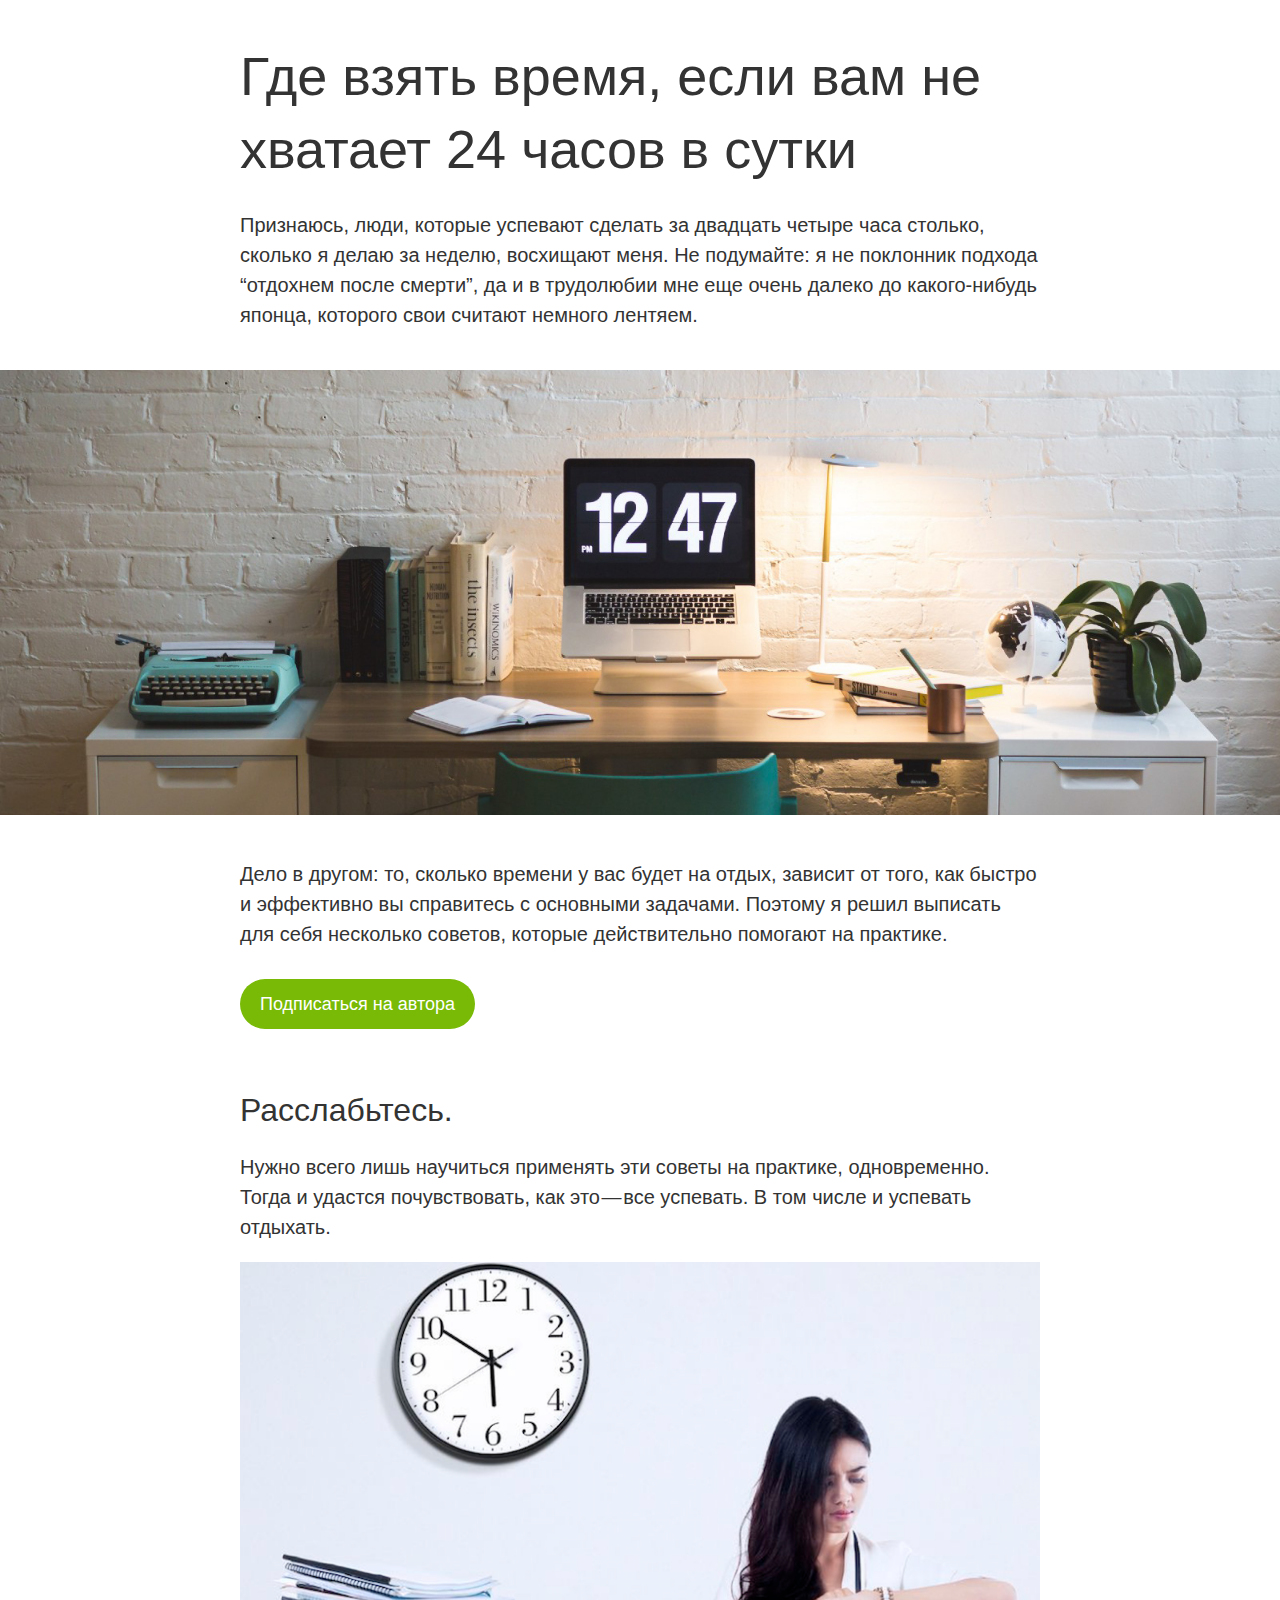
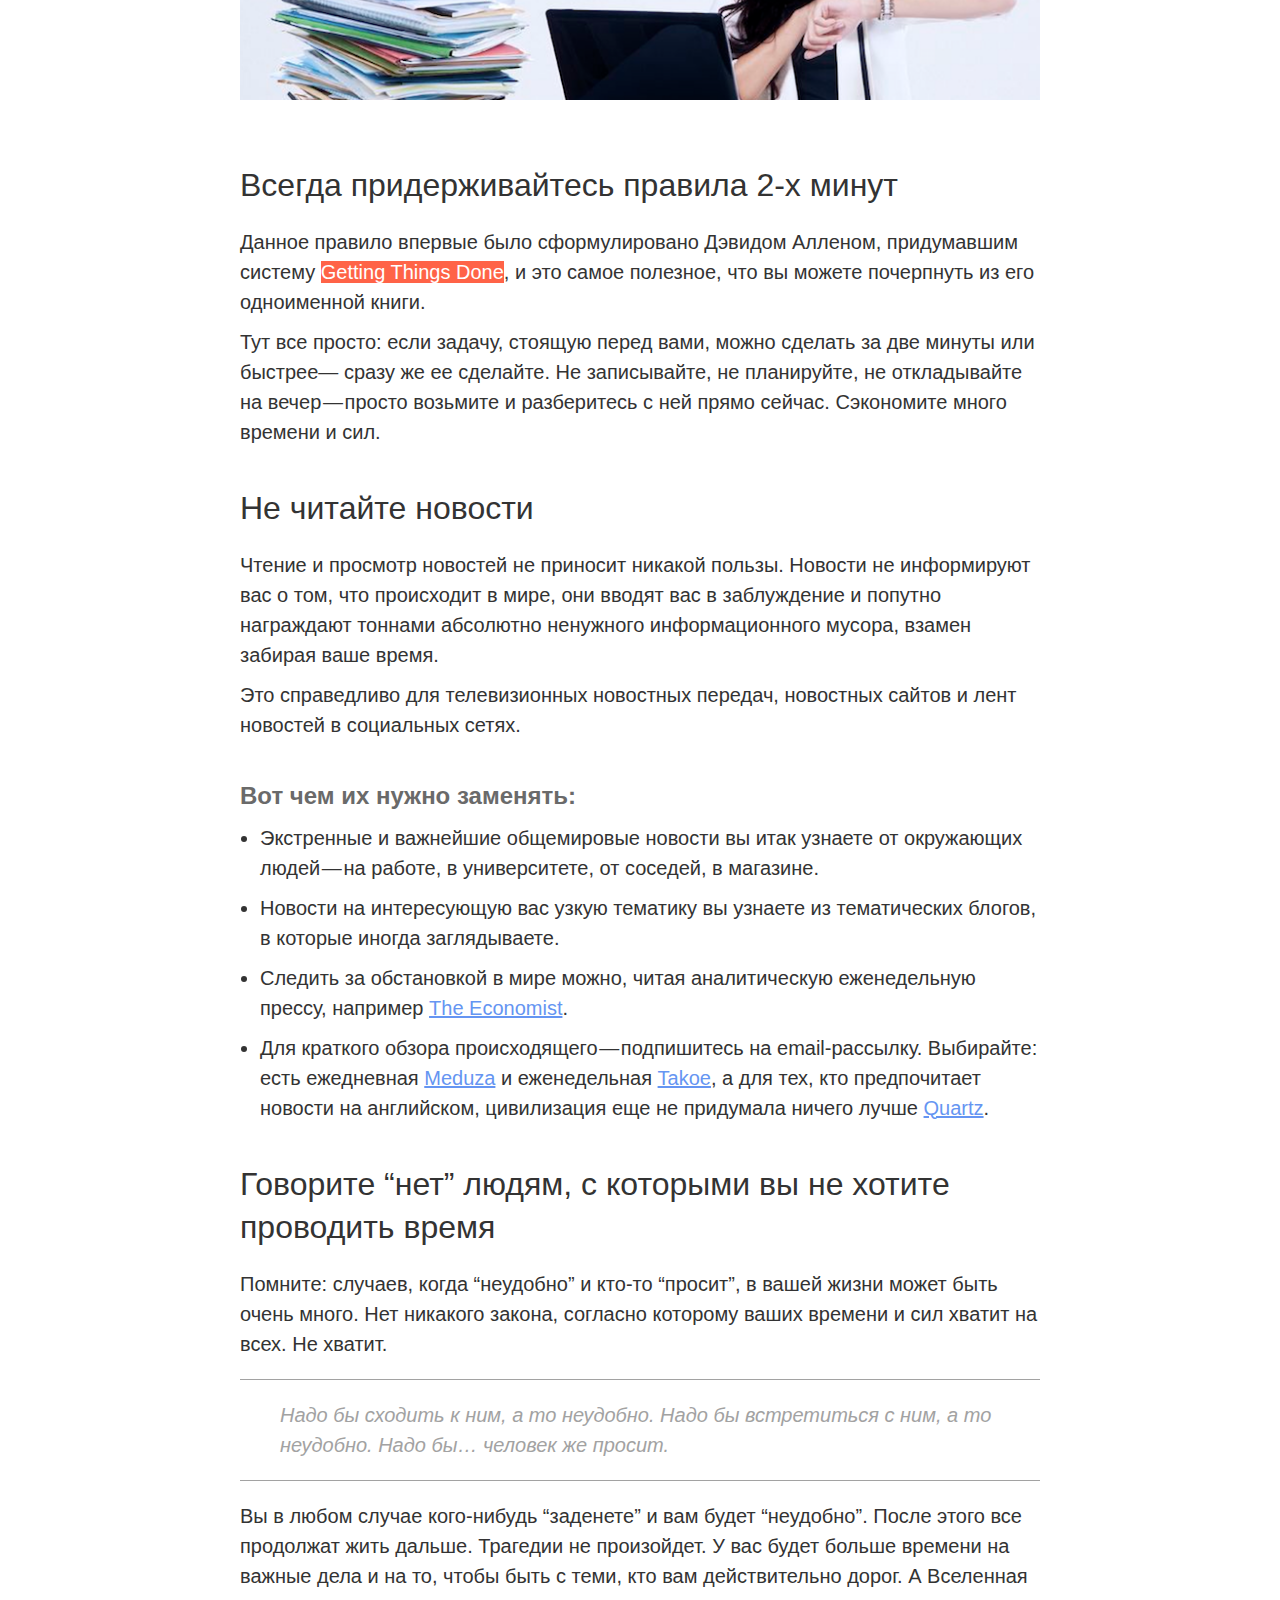
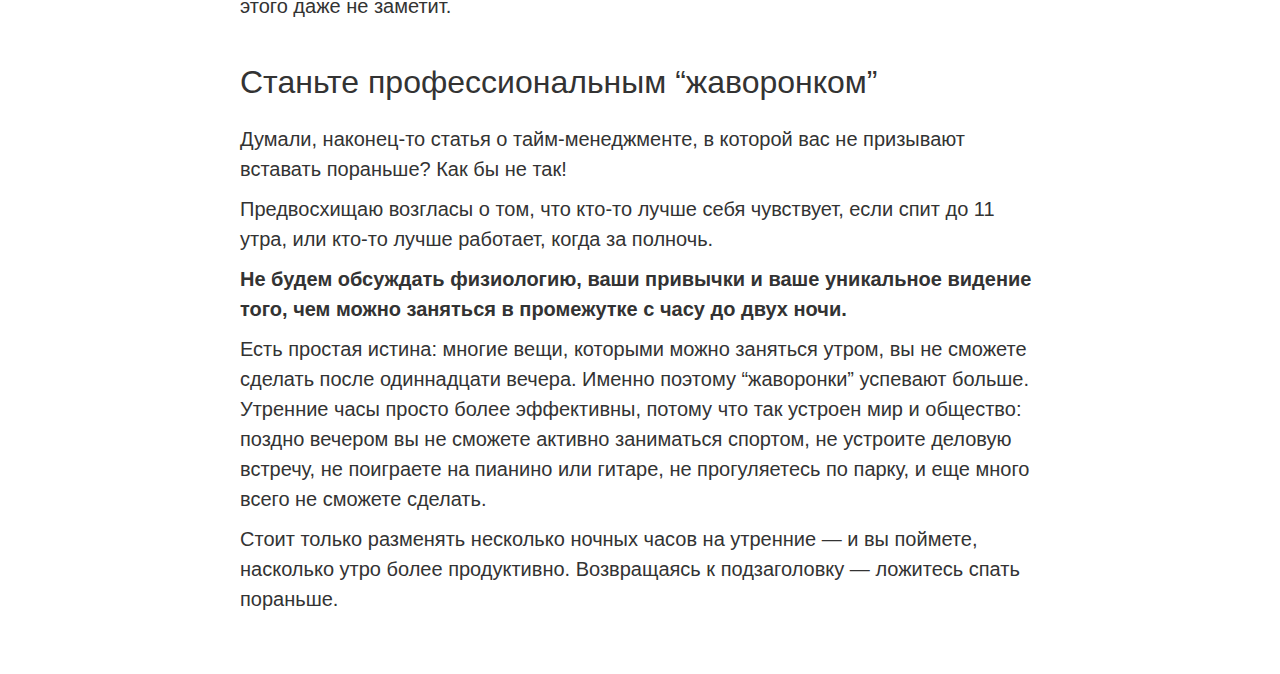
<file: ex2/index.html>
<!DOCTYPE html>
<html>

<head>
    <meta charset="utf-8">
    <title>Где взять время, если вам не хватает 24 часов в сутки</title>
    <link href="css/style.css" rel="stylesheet">
</head>

<body class="article_wrapper">
    <div class="text_section">
        <h1 class="main_title">Где взять время, если вам не хватает 24 часов в сутки</h1>
        <p class="text">
            Признаюсь, люди, которые успевают сделать за двадцать четыре часа столько, сколько я делаю за неделю,
            восхищают меня. Не подумайте: я не поклонник подхода “отдохнем после смерти”, да и в трудолюбии мне еще
            очень далеко до какого-нибудь японца, которого свои считают немного лентяем.
        </p>
    </div>
    <img src="images/time.jpg" alt="Работа и время" class="full_screen_photo">
    <div class="text_section">
        <p class="text">
            Дело в другом: то, сколько времени у вас будет на отдых, зависит от того, как быстро и эффективно вы
            справитесь с основными задачами. Поэтому я решил выписать для себя несколько советов, которые действительно
            помогают на практике.
        </p>
        <button class="article_button">
            Подписаться на автора
        </button>
    </div>

    <div class="text_section">
        <h2 class="paragraph_title">Расслабьтесь.</h2>
        <p class="text">
            Нужно всего лишь научиться применять эти советы на практике, одновременно. Тогда и удастся почувствовать,
            как это — все успевать. В том числе и успевать отдыхать.
        </p>
    </div>

    <div class="text_section">
        <img src="images/photo.png" alt="Работа и время" class="article_photo">
        <h2 class="paragraph_title">Всегда придерживайтесь правила 2-х минут</h2>
        <p class="text">
            Данное правило впервые было сформулировано Дэвидом Алленом, придумавшим систему <span
                class="text-background">Getting
                Things
                Done</span>, и это
            самое полезное, что вы можете почерпнуть из его одноименной книги.
        </p>
        <p class="text">
            Тут все просто: если задачу, стоящую перед вами, можно сделать за две минуты или быстрее— сразу же ее
            сделайте. Не записывайте, не планируйте, не откладывайте на вечер — просто возьмите и разберитесь с ней
            прямо сейчас. Сэкономите много времени и сил.
        </p>
    </div>

    <div class="text_section">
        <h2 class="paragraph_title">Не читайте новости</h2>
        <p class="text">
            Чтение и просмотр новостей не приносит никакой пользы. Новости не информируют вас о том, что происходит в
            мире, они вводят вас в заблуждение и попутно награждают тоннами абсолютно ненужного информационного мусора,
            взамен забирая ваше время.
        </p>
        <p class="text">
            Это справедливо для телевизионных новостных передач, новостных сайтов и лент новостей в социальных сетях.
        </p>

        <h3 class="list_title">Вот чем их нужно заменять:</h3>
        <ul class="list">
            <li class="list_item">
                Экстренные и важнейшие общемировые новости вы итак узнаете от окружающих людей — на работе, в
                университете, от соседей, в магазине.
            </li>
            <li class="list_item">
                Новости на интересующую вас узкую тематику вы узнаете из тематических блогов, в которые иногда
                заглядываете.
            </li>
            <li class="list_item">
                Следить за обстановкой в мире можно, читая аналитическую еженедельную прессу, например <a
                    href="https://www.economist.com/" class="link">The Economist</a>.
            </li>
            <li class="list_item">
                Для краткого обзора происходящего — подпишитесь на email-рассылку. Выбирайте: есть ежедневная <a
                    href="https://meduza.io/">Meduza</a> и еженедельная <a href="http://takoe.co/">Takoe</a>, а для тех,
                кто предпочитает новости на английском, цивилизация еще не придумала ничего лучше <a
                    href="https://qz.com/emails/daily-brief/">Quartz</a>.
            </li>
        </ul>
    </div>

    <div class="text_section">
        <h2 class="paragraph_title">Говорите “нет” людям, с которыми вы не хотите проводить время</h2>
        <p class="text">
            Помните: случаев, когда “неудобно” и кто-то “просит”, в вашей жизни может быть очень много. Нет никакого
            закона, согласно которому ваших времени и сил хватит на всех. Не хватит.
        </p>
        <blockquote class="quote">
            Надо бы сходить к ним, а то неудобно. Надо бы встретиться с ним, а то неудобно. Надо бы… человек же просит.
        </blockquote>
        <p class="text">
            Вы в любом случае кого-нибудь “заденете” и вам будет “неудобно”. После этого все продолжат жить дальше.
            Трагедии не произойдет. У вас будет больше времени на важные дела и на то, чтобы быть с теми, кто вам
            действительно дорог. А Вселенная этого даже не заметит.
        </p>
    </div>

    <div class="text_section">
        <h2 class="paragraph_title">Станьте профессиональным “жаворонком” </h2>
        <p class="text">
            Думали, наконец-то статья о тайм-менеджменте, в которой вас не призывают вставать пораньше? Как бы не так!
        </p>
        <p class="text">
            Предвосхищаю возгласы о том, что кто-то лучше себя чувствует, если спит до 11 утра, или кто-то лучше
            работает, когда за полночь.
        </p>
        <p class="text text-bold">
            Не будем обсуждать физиологию, ваши привычки и ваше уникальное видение того, чем можно заняться в промежутке
            с часу до двух ночи.
        </p>
        <p class="text">
            Есть простая истина: многие вещи, которыми можно заняться утром, вы не сможете сделать после одиннадцати
            вечера. Именно поэтому “жаворонки” успевают больше. Утренние часы просто более эффективны, потому что так
            устроен мир и общество: поздно вечером вы не сможете активно заниматься спортом, не устроите деловую
            встречу, не поиграете на пианино или гитаре, не прогуляетесь по парку, и еще много всего не сможете сделать.
        </p>
        <p class="text">
            Стоит только разменять несколько ночных часов на утренние — и вы поймете, насколько утро более продуктивно.
            Возвращаясь к подзаголовку — ложитесь спать пораньше.
        </p>
    </div>
</body>

</html>
</file>
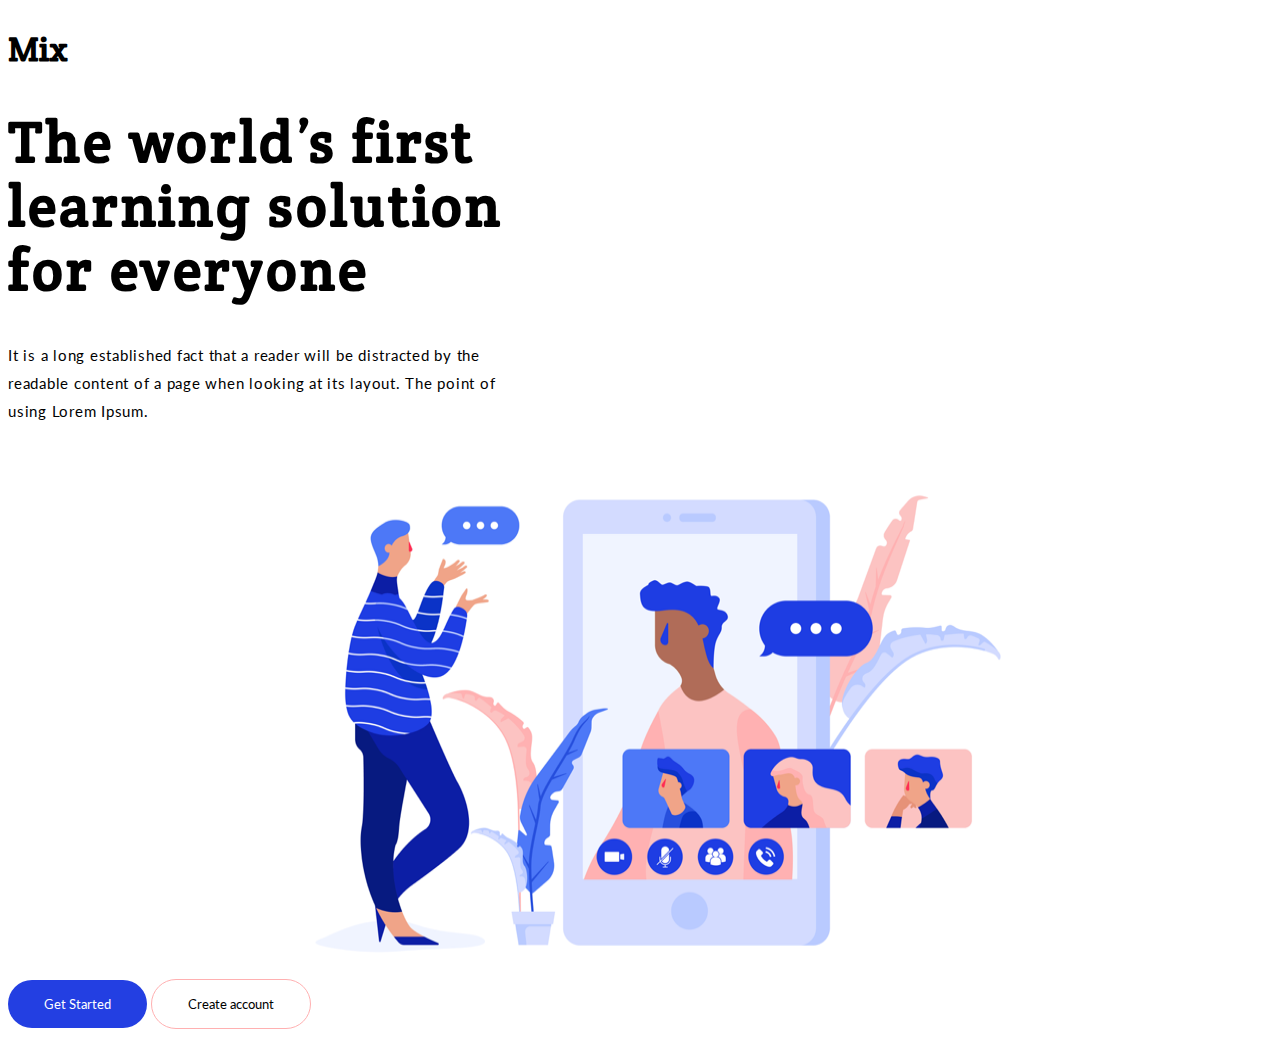
<file: ex3/index.html>
<!DOCTYPE html>
<html>

<head>
    <meta charset='utf-8'>
    <meta http-equiv='X-UA-Compatible' content='IE=edge'>
    <title>Page Title</title>
    <link href="css/style.css" rel="stylesheet">
    <meta name='viewport' content='width=device-width, initial-scale=1'>
    <link rel="preconnect" href="https://fonts.googleapis.com">
    <link rel="preconnect" href="https://fonts.gstatic.com" crossorigin>
    <link href="https://fonts.googleapis.com/css2?family=Crete+Round&display=swap" rel="stylesheet">

    <link rel="preconnect" href="https://fonts.googleapis.com">
    <link rel="preconnect" href="https://fonts.gstatic.com" crossorigin>
    <link href="https://fonts.googleapis.com/css2?family=Crete+Round&family=Lato&display=swap" rel="stylesheet">
</head>

<body>
    <h2 class="title">Mix</h2>
    <h1 class="big-title">The world’s first <br> learning solution <br> for everyone</h1>
    </div>
    <div class="text section text_1">
        <p>It is a long established fact that a reader will be distracted
            by the <br> readable content of a page when looking at its
            layout. The point of <br> using Lorem Ipsum.</p>
    </div>
    <button class="button button-blue text">Get Started</button>
    <button class="button text">Create account</button>
    <img class="img" src="images/clipart 1.png">
</body>

</html>
</file>
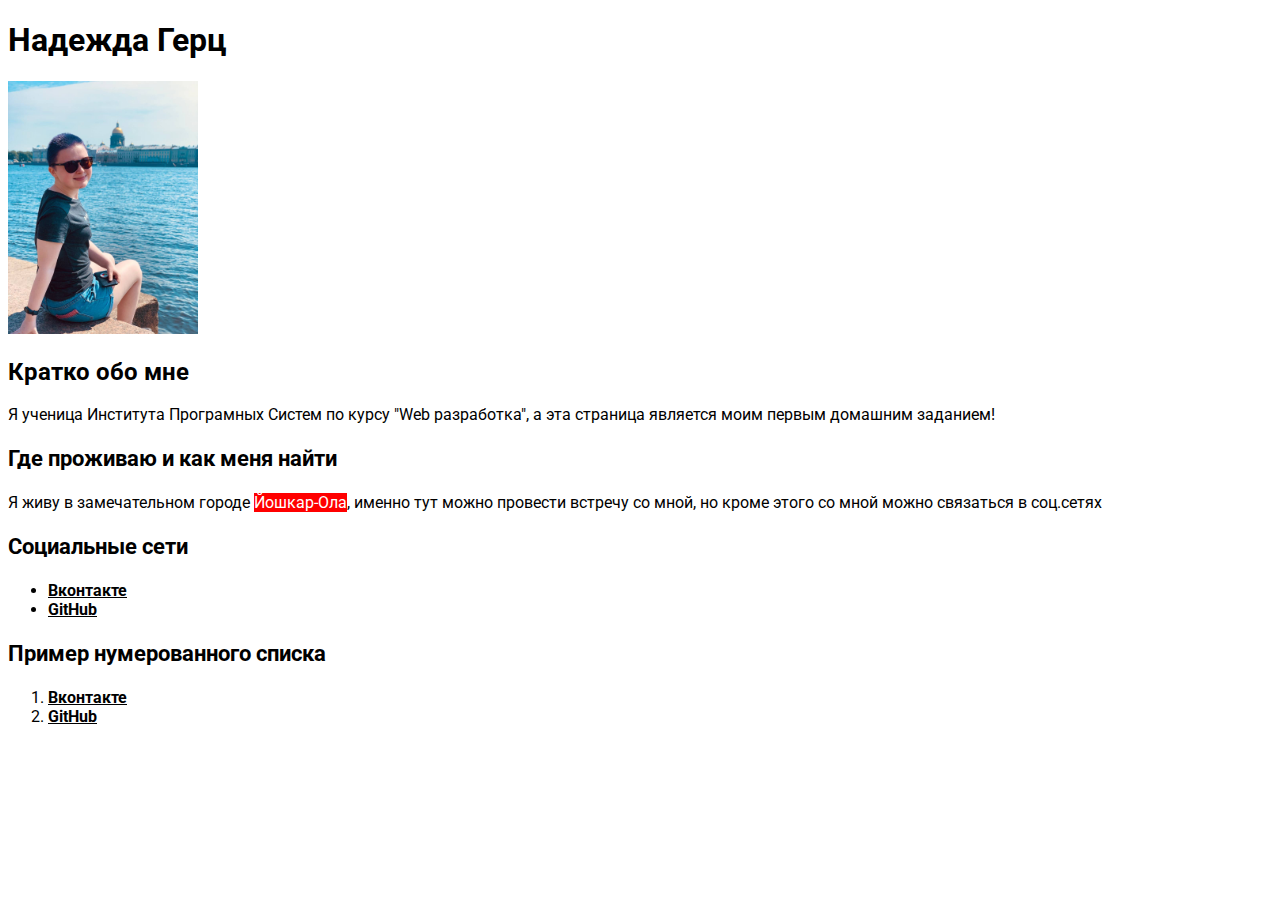
<file: HomeWork/index.html>
<!DOCTYPE html>
<html>

<head>
    <title>Nadezhda Hertz</title>
    <link rel="stylesheet" href="css/style.css">
    <link rel="preconnect" href="https://fonts.googleapis.com">
    <link rel="preconnect" href="https://fonts.gstatic.com" crossorigin>
    <link href="https://fonts.googleapis.com/css2?family=Roboto&display=swap" rel="stylesheet">
</head>

<body>
    <h1 class="main_title">Надежда Герц</h1>
    <img class="Myimg" src="images/myphoto.jpg" alt="MyPhoto">
    <section class="text_section">
        <h2 class="title">Кратко обо мне</h2>
        <p>
            Я ученица Института Програмных Систем по курсу "Web разработка", а эта страница является
            моим
            первым домашним
            заданием!
        </p>
    </section>

    <section class="text_section">
        <h3 class="small_title">Где проживаю и как меня найти</h3>
        <p>Я живу в замечательном городе <span class="CityName">Йошкар-Ола</span>, именно тут можно провести встречу со
            мной, но кроме этого со мной можно связаться в соц.сетях</p>
    </section>

    <section>
        <h3 class="small_title">Социальные сети</h3>
        <ul>
            <li><a href="https://vk.com/nadezhdahertz">Вконтакте</a></li>
            <li><a href="https://github.com/NadezhdaHertz">GitHub</a></li>
        </ul>

    </section>

    <section>
        <h3>Пример нумерованного списка</h3>
        <ol>
            <li><a href="https://vk.com/nadezhdahertz">Вконтакте</a></li>
            <li><a href="https://github.com/NadezhdaHertz">GitHub</a></li>
        </ol>

    </section>
</body>

</html>
</file>
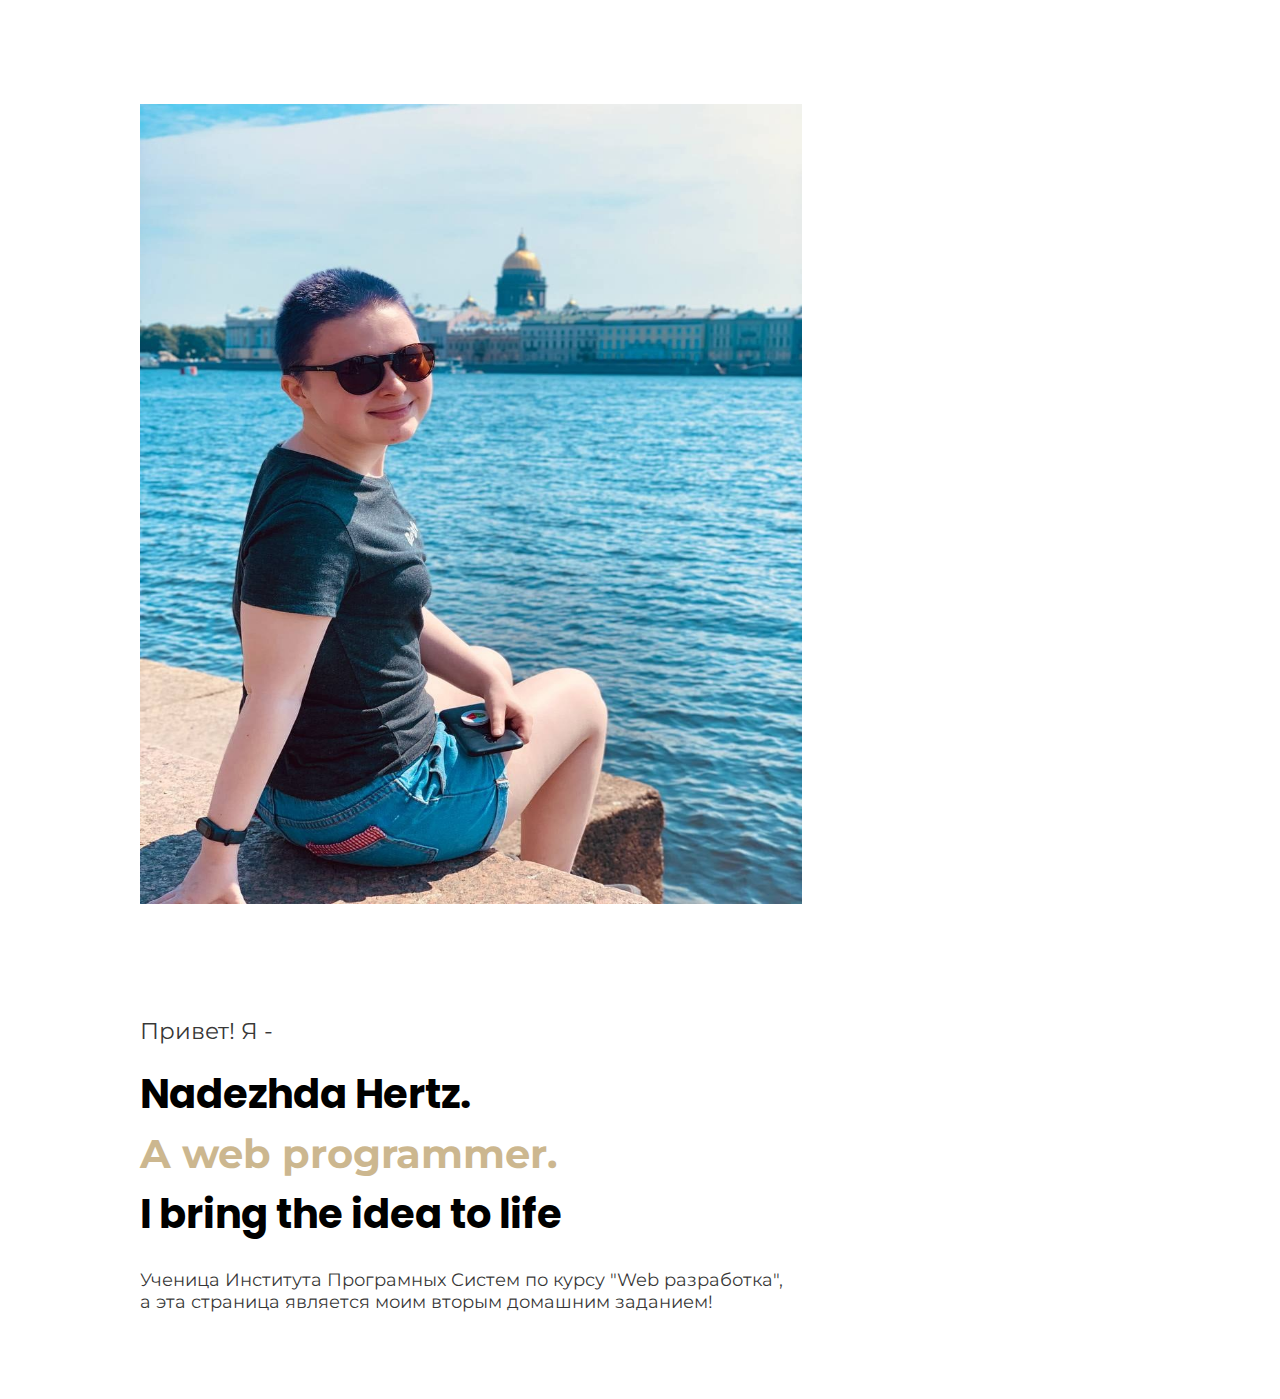
<file: HomeWork_2/index.html>
<!DOCTYPE html>
<html>

<head>
    <title>Nadezhda Hertz</title>
    <link rel="preconnect" href="https://fonts.googleapis.com">
    <link rel="preconnect" href="https://fonts.gstatic.com" crossorigin>
    <link href="https://fonts.googleapis.com/css2?family=Montserrat&display=swap" rel="stylesheet">
    <link href="https://fonts.googleapis.com/css2?family=Montserrat&family=Poppins:wght@700&display=swap"
        rel="stylesheet">
    <link rel="stylesheet" href="css/style.css">
</head>

<body>
    <img class="my-img" src="images/myphoto.jpg" alt="MyPhoto">
    <p class="about-title"> Привет! Я - </p>
    <h1 class="main-title">Nadezhda Hertz.<br> <span class="main-title-profession">A web programmer.</span> <br>
        I bring the idea to life
    </h1>
    <section class="text-section">
        <p class="about-me">
            Ученица Института Програмных Систем по курсу "Web разработка", а эта страница является
            моим вторым домашним заданием!
        </p>
    </section>
</body>

</html>
</file>
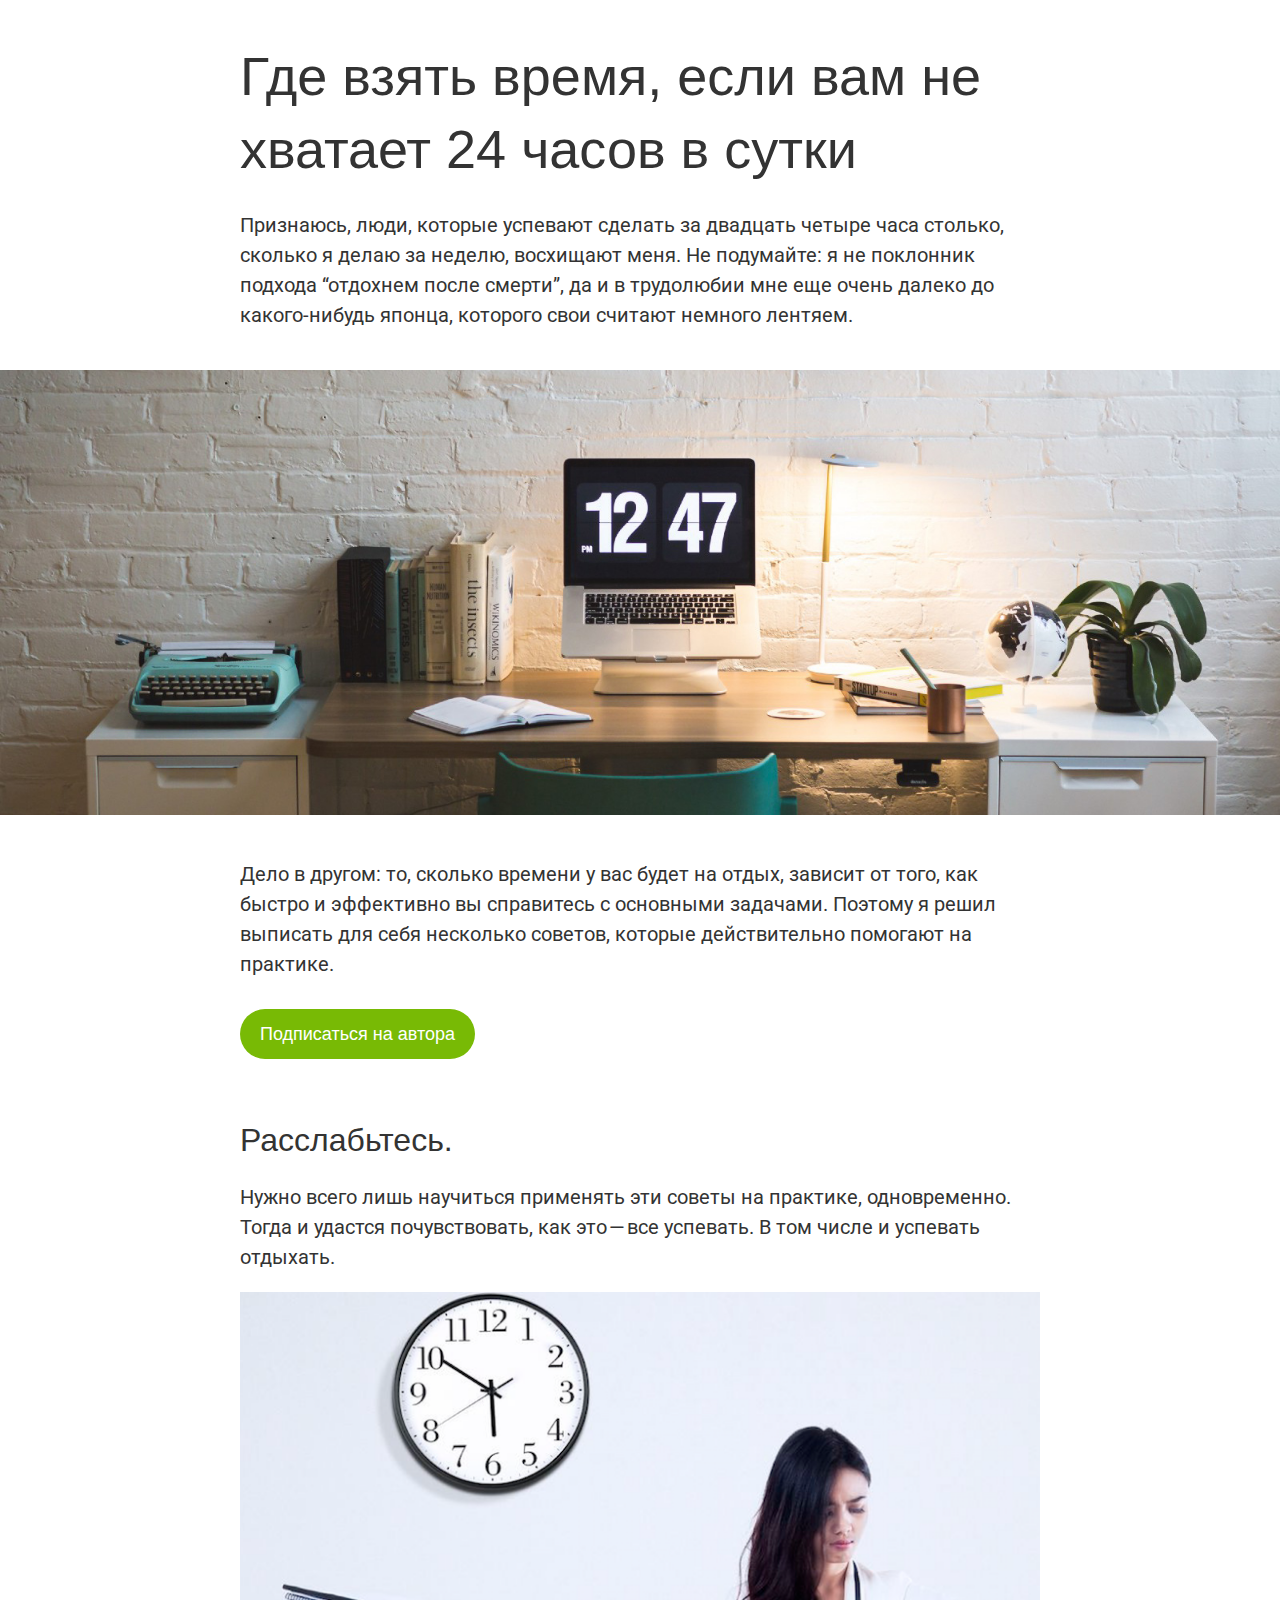
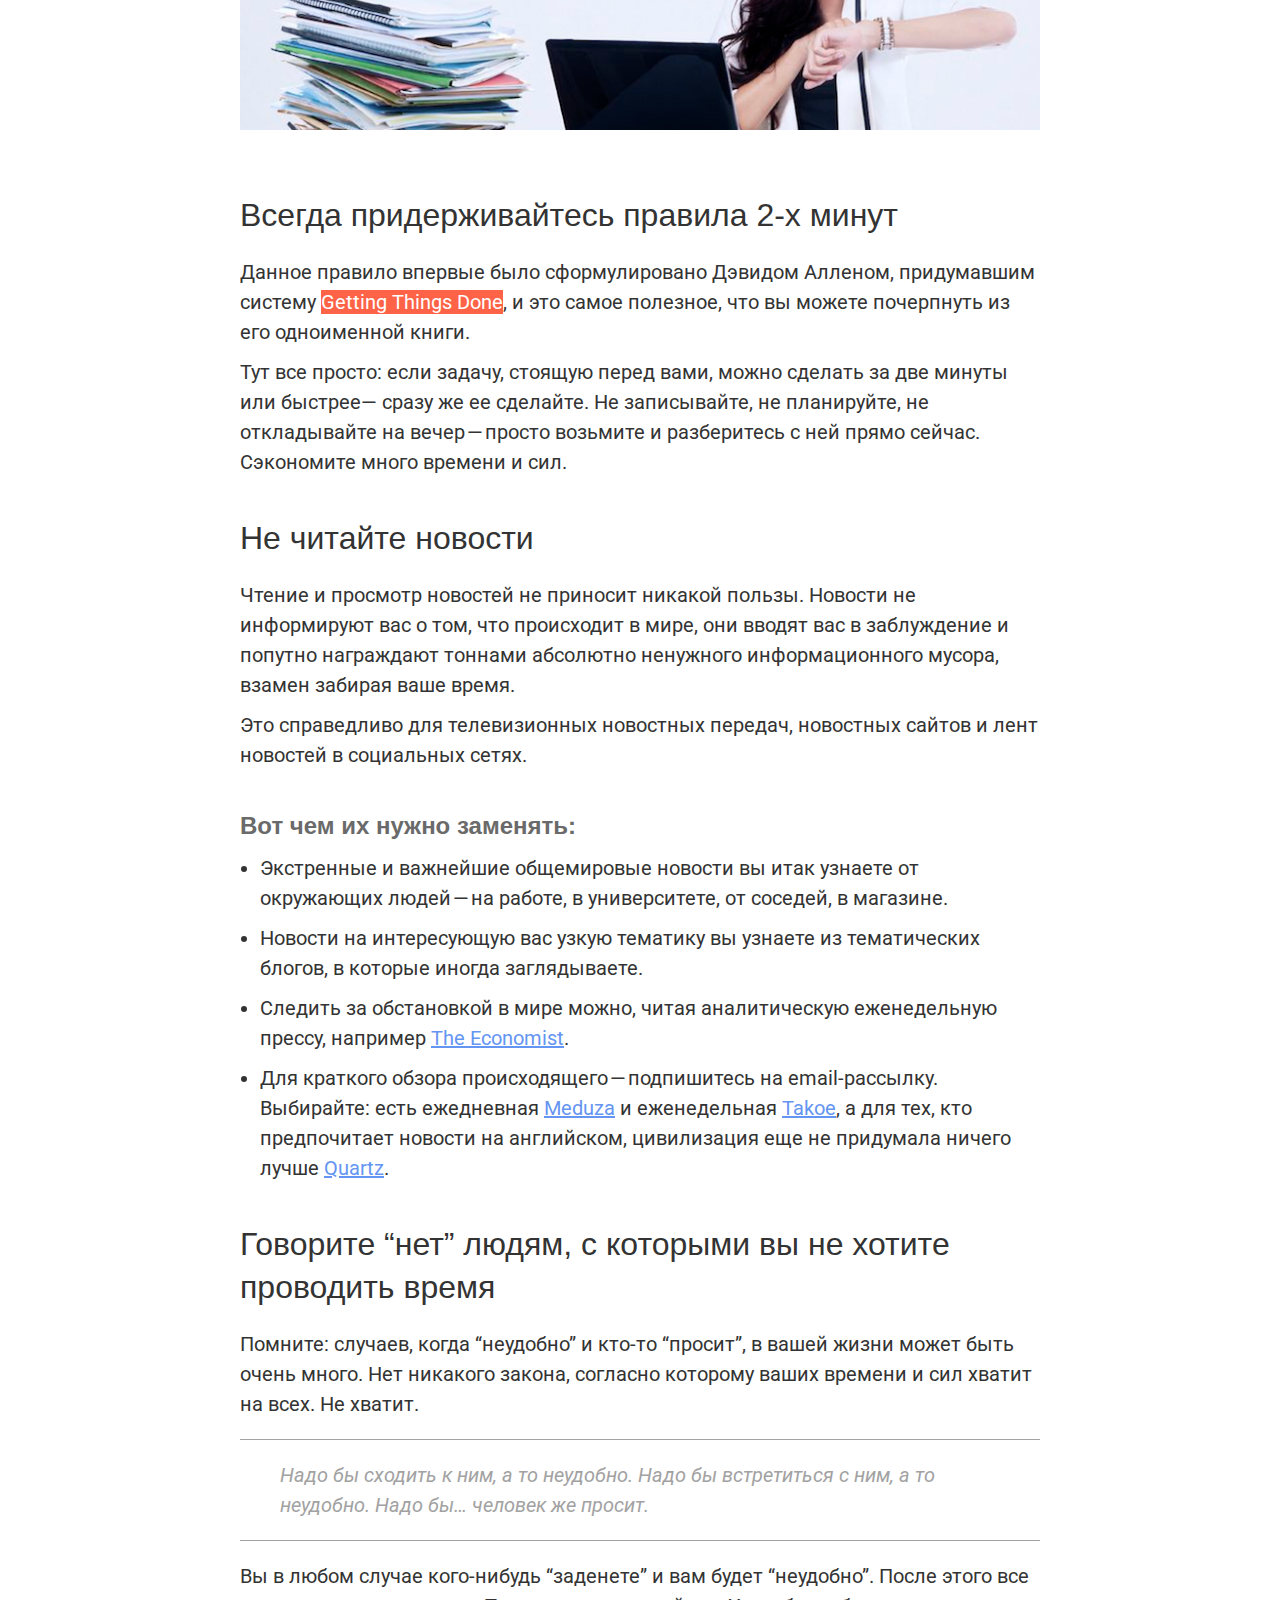
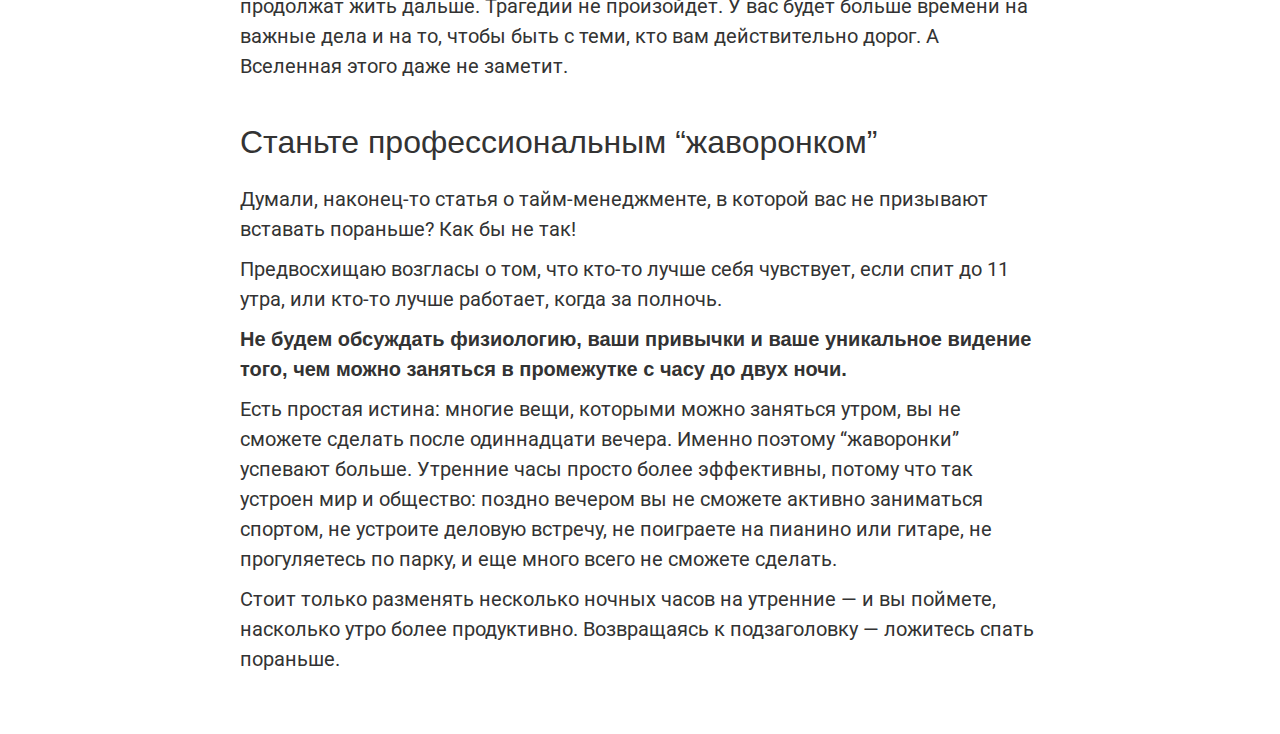
<file: Смена шрифта/index.html>
<!DOCTYPE html>
<html>

<head>
    <meta charset="utf-8">
    <title>Где взять время, если вам не хватает 24 часов в сутки</title>
    <link rel="preconnect" href="https://fonts.googleapis.com">
    <link rel="preconnect" href="https://fonts.gstatic.com" crossorigin>
    <link href="https://fonts.googleapis.com/css2?family=Roboto:wght@300&display=swap" rel="stylesheet">
    <link href="css/style.css" rel="stylesheet">
</head>

<body class="article_wrapper">
    <div class="text_section">
        <h1 class="main_title">Где взять время, если вам не хватает 24 часов в сутки</h1>
        <p class="text">
            Признаюсь, люди, которые успевают сделать за двадцать четыре часа столько, сколько я делаю за неделю,
            восхищают меня. Не подумайте: я не поклонник подхода “отдохнем после смерти”, да и в трудолюбии мне еще
            очень далеко до какого-нибудь японца, которого свои считают немного лентяем.
        </p>
    </div>
    <img src="images/time.jpg" alt="Работа и время" class="full_screen_photo">
    <div class="text_section">
        <p class="text">
            Дело в другом: то, сколько времени у вас будет на отдых, зависит от того, как быстро и эффективно вы
            справитесь с основными задачами. Поэтому я решил выписать для себя несколько советов, которые действительно
            помогают на практике.
        </p>
        <button class="article_button">
            Подписаться на автора
        </button>
    </div>

    <div class="text_section">
        <h2 class="paragraph_title">Расслабьтесь.</h2>
        <p class="text">
            Нужно всего лишь научиться применять эти советы на практике, одновременно. Тогда и удастся почувствовать,
            как это — все успевать. В том числе и успевать отдыхать.
        </p>
    </div>

    <div class="text_section">
        <img src="images/photo.png" alt="Работа и время" class="article_photo">
        <h2 class="paragraph_title">Всегда придерживайтесь правила 2-х минут</h2>
        <p class="text">
            Данное правило впервые было сформулировано Дэвидом Алленом, придумавшим систему <span
                class="text-background">Getting
                Things
                Done</span>, и это
            самое полезное, что вы можете почерпнуть из его одноименной книги.
        </p>
        <p class="text">
            Тут все просто: если задачу, стоящую перед вами, можно сделать за две минуты или быстрее— сразу же ее
            сделайте. Не записывайте, не планируйте, не откладывайте на вечер — просто возьмите и разберитесь с ней
            прямо сейчас. Сэкономите много времени и сил.
        </p>
    </div>

    <div class="text_section">
        <h2 class="paragraph_title">Не читайте новости</h2>
        <p class="text">
            Чтение и просмотр новостей не приносит никакой пользы. Новости не информируют вас о том, что происходит в
            мире, они вводят вас в заблуждение и попутно награждают тоннами абсолютно ненужного информационного мусора,
            взамен забирая ваше время.
        </p>
        <p class="text">
            Это справедливо для телевизионных новостных передач, новостных сайтов и лент новостей в социальных сетях.
        </p>

        <h3 class="list_title">Вот чем их нужно заменять:</h3>
        <ul class="list">
            <li class="list_item">
                Экстренные и важнейшие общемировые новости вы итак узнаете от окружающих людей — на работе, в
                университете, от соседей, в магазине.
            </li>
            <li class="list_item">
                Новости на интересующую вас узкую тематику вы узнаете из тематических блогов, в которые иногда
                заглядываете.
            </li>
            <li class="list_item">
                Следить за обстановкой в мире можно, читая аналитическую еженедельную прессу, например <a
                    href="https://www.economist.com/" class="link">The Economist</a>.
            </li>
            <li class="list_item">
                Для краткого обзора происходящего — подпишитесь на email-рассылку. Выбирайте: есть ежедневная <a
                    href="https://meduza.io/">Meduza</a> и еженедельная <a href="http://takoe.co/">Takoe</a>, а для тех,
                кто предпочитает новости на английском, цивилизация еще не придумала ничего лучше <a
                    href="https://qz.com/emails/daily-brief/">Quartz</a>.
            </li>
        </ul>
    </div>

    <div class="text_section">
        <h2 class="paragraph_title">Говорите “нет” людям, с которыми вы не хотите проводить время</h2>
        <p class="text">
            Помните: случаев, когда “неудобно” и кто-то “просит”, в вашей жизни может быть очень много. Нет никакого
            закона, согласно которому ваших времени и сил хватит на всех. Не хватит.
        </p>
        <blockquote class="quote">
            Надо бы сходить к ним, а то неудобно. Надо бы встретиться с ним, а то неудобно. Надо бы… человек же просит.
        </blockquote>
        <p class="text">
            Вы в любом случае кого-нибудь “заденете” и вам будет “неудобно”. После этого все продолжат жить дальше.
            Трагедии не произойдет. У вас будет больше времени на важные дела и на то, чтобы быть с теми, кто вам
            действительно дорог. А Вселенная этого даже не заметит.
        </p>
    </div>

    <div class="text_section">
        <h2 class="paragraph_title">Станьте профессиональным “жаворонком” </h2>
        <p class="text">
            Думали, наконец-то статья о тайм-менеджменте, в которой вас не призывают вставать пораньше? Как бы не так!
        </p>
        <p class="text">
            Предвосхищаю возгласы о том, что кто-то лучше себя чувствует, если спит до 11 утра, или кто-то лучше
            работает, когда за полночь.
        </p>
        <p class="text text-bold">
            Не будем обсуждать физиологию, ваши привычки и ваше уникальное видение того, чем можно заняться в промежутке
            с часу до двух ночи.
        </p>
        <p class="text">
            Есть простая истина: многие вещи, которыми можно заняться утром, вы не сможете сделать после одиннадцати
            вечера. Именно поэтому “жаворонки” успевают больше. Утренние часы просто более эффективны, потому что так
            устроен мир и общество: поздно вечером вы не сможете активно заниматься спортом, не устроите деловую
            встречу, не поиграете на пианино или гитаре, не прогуляетесь по парку, и еще много всего не сможете сделать.
        </p>
        <p class="text">
            Стоит только разменять несколько ночных часов на утренние — и вы поймете, насколько утро более продуктивно.
            Возвращаясь к подзаголовку — ложитесь спать пораньше.
        </p>
    </div>
</body>

</html>
</file>
<file: ex2/css/style.css>
*
{
    padding: 0;
    margin: 0;
}

.article_wrapper
{
    padding: 40px 0;
}

.text_section
{
    margin: 0 auto 20px;
    max-width: 800px;
}

.text,
.list,
.quote
{
    font-family: 'Georgia', sans-serif;
    color: #333;
    line-height: 1.5;
    font-size: 20px;
}

.text-bold{
    font-weight: bold;
    font-family: "Arial";
}
.text-background {
    color: white;
    background-color: tomato;
}
.main_title,
.paragraph_title,
.list_title,
.article_button
{
    font-family: 'Arial', sans-serif;
    color: #333;
    line-height: 1.35;
}

.main_title
{
    font-size: 54px;
    margin: 0 0 24px;
    font-weight: normal;
}

.paragraph_title
{
    font-size: 32px;
    margin: 40px 0 20px;
    font-weight: normal;
}

.list_title
{
    font-size: 24px;
    color: #6a6a6a;
    margin: 40px 0 10px;
    font-weight: bold;
}

.text
{
    margin: 0 0 10px;
}

.list
{
    padding-left: 20px;
}

.list_item
{
    margin-bottom: 10px;
}

.quote
{
    margin: 20px 0;
    padding: 20px 40px;
    font-style: italic;
    color: #A2A2A2;
    border-top: 1px solid #A2A2A2;
    border-bottom: 1px solid #A2A2A2;
}

.article_photo
{
    margin-bottom: 20px;
    max-width: 100%;
}

.link,
a,
a:visited
{
    color: #6595f2;
}

.link:hover
{
    color: #6595f2;
}

.full_screen_photo
{
    margin: 20px 0 40px;
    width: 100%;
}

.article_button
{
    display: inline-block;
    padding: 5px 20px;
    border-radius: 30px;
    line-height: 40px;
    color: #fff;
    background-color: #78ba05;
    box-shadow: none;
    border: none;
    font-size: 18px;
    margin: 20px 0;
    cursor: pointer;
    outline: none;
}
</file>
<file: ex3/css/style.css>
.title {
    left: 480px;
    top: 60px;
    font-family: "Crete Round";
    font-size: 34px;
    line-height: 43px;
}

.big-title {
    font-family: "Crete Round";
    left: 480px;
    top: 193px;
    font-size: 58px;
    line-height: 64px;
    
    letter-spacing: 2.9px;
}

.text {
    font-family: "Lato";
}

.text_1 {
    font: optional;
    left: 480px;
    top: 421px;
    font-size: 15px;
    line-height: 28px;
    
    letter-spacing: 0.75px;    
}
.img {
    width: 717px;
    height: 569px;
    
}

.button {
    padding: 16px 36px;
    border-radius: 50px;
    border: 1px solid #FFB0B1;
    box-sizing: border-box;
    border-radius: 50px;
    left: 656px;
    top: 553px;
    color: black;
    background: white;
}

.button-blue {
    left: 480px;
    top: 553px;
    border: 0cm;
    color: white;
    background: #233FE2;
}
</file>
<file: HomeWork/css/style.css>
* {
    font-family: "Roboto";
}

h2 {
    font-size: 24px;
}

h3 {
    font-size: 22px;
}

a {
    color:black;
    font-weight: bold;
}

.text_section p {
    font-size: 16px;
}

.Myimg {
    height: 15%;
    width: 15%;
}

.CityName {
    background-color: red;
    color: white;
}
</file>
<file: HomeWork_2/css/style.css>
* {
    font-family: "Montserrat";
}

h1, h2, h3 {
    font-family: "Poppins";
    font-size: 24px;
}

.p {
    position: absolute;
    font-style: normal;
    font-weight: normal;
    font-size: 23px;
    line-height: 43px;
}

.my-img {
    position: absolute; 
    width: 662px;
    height: 800px;
    left: 140px;
    top: 104px;
}

.about-me {
    color: rgba(0, 0, 0, 0.8);
    position: absolute;
    font-size: 18px;
    left: 140px;
    top: 1251px;
    width: 654px;
    height: 130px;
}

.about-title {
    color: rgba(0, 0, 0, 0.8);
    position: absolute;
    left: 140px;
    top: 994px;
    font-size: 23px;
}

.main-title {
    position: absolute;
    left: 140px;
    top: 1037px;
    font-size: 40px;
}

.main-title-profession {
    color: #CCB78F;
}
</file>
<file: Смена шрифта/css/style.css>
*
{
    padding: 0;
    margin: 0;
}

.article_wrapper
{
    padding: 40px 0;
}

.text_section
{
    margin: 0 auto 20px;
    max-width: 800px;
}

.text,
.list,
.quote
{
    font-family: "Roboto";
   /* font-family: 'Georgia', sans-serif; */
    color: #333;
    line-height: 1.5;
    font-size: 20px;
}

.text-bold{
    font-weight: bold;
    font-family: "Arial";
}
.text-background {
    color: white;
    background-color: tomato;
}
.main_title,
.paragraph_title,
.list_title,
.article_button
{
    font-family: 'Arial', sans-serif;
    color: #333;
    line-height: 1.35;
}

.main_title
{
    font-size: 54px;
    margin: 0 0 24px;
    font-weight: normal;
}

.paragraph_title
{
    font-size: 32px;
    margin: 40px 0 20px;
    font-weight: normal;
}

.list_title
{
    font-size: 24px;
    color: #6a6a6a;
    margin: 40px 0 10px;
    font-weight: bold;
}

.text
{
    margin: 0 0 10px;
}

.list
{
    padding-left: 20px;
}

.list_item
{
    margin-bottom: 10px;
}

.quote
{
    margin: 20px 0;
    padding: 20px 40px;
    font-style: italic;
    color: #A2A2A2;
    border-top: 1px solid #A2A2A2;
    border-bottom: 1px solid #A2A2A2;
}

.article_photo
{
    margin-bottom: 20px;
    max-width: 100%;
}

.link,
a,
a:visited
{
    color: #6595f2;
}

.link:hover
{
    color: #6595f2;
}

.full_screen_photo
{
    margin: 20px 0 40px;
    width: 100%;
}

.article_button
{
    display: inline-block;
    padding: 5px 20px;
    border-radius: 30px;
    line-height: 40px;
    color: #fff;
    background-color: #78ba05;
    box-shadow: none;
    border: none;
    font-size: 18px;
    margin: 20px 0;
    cursor: pointer;
    outline: none;
}
</file>
